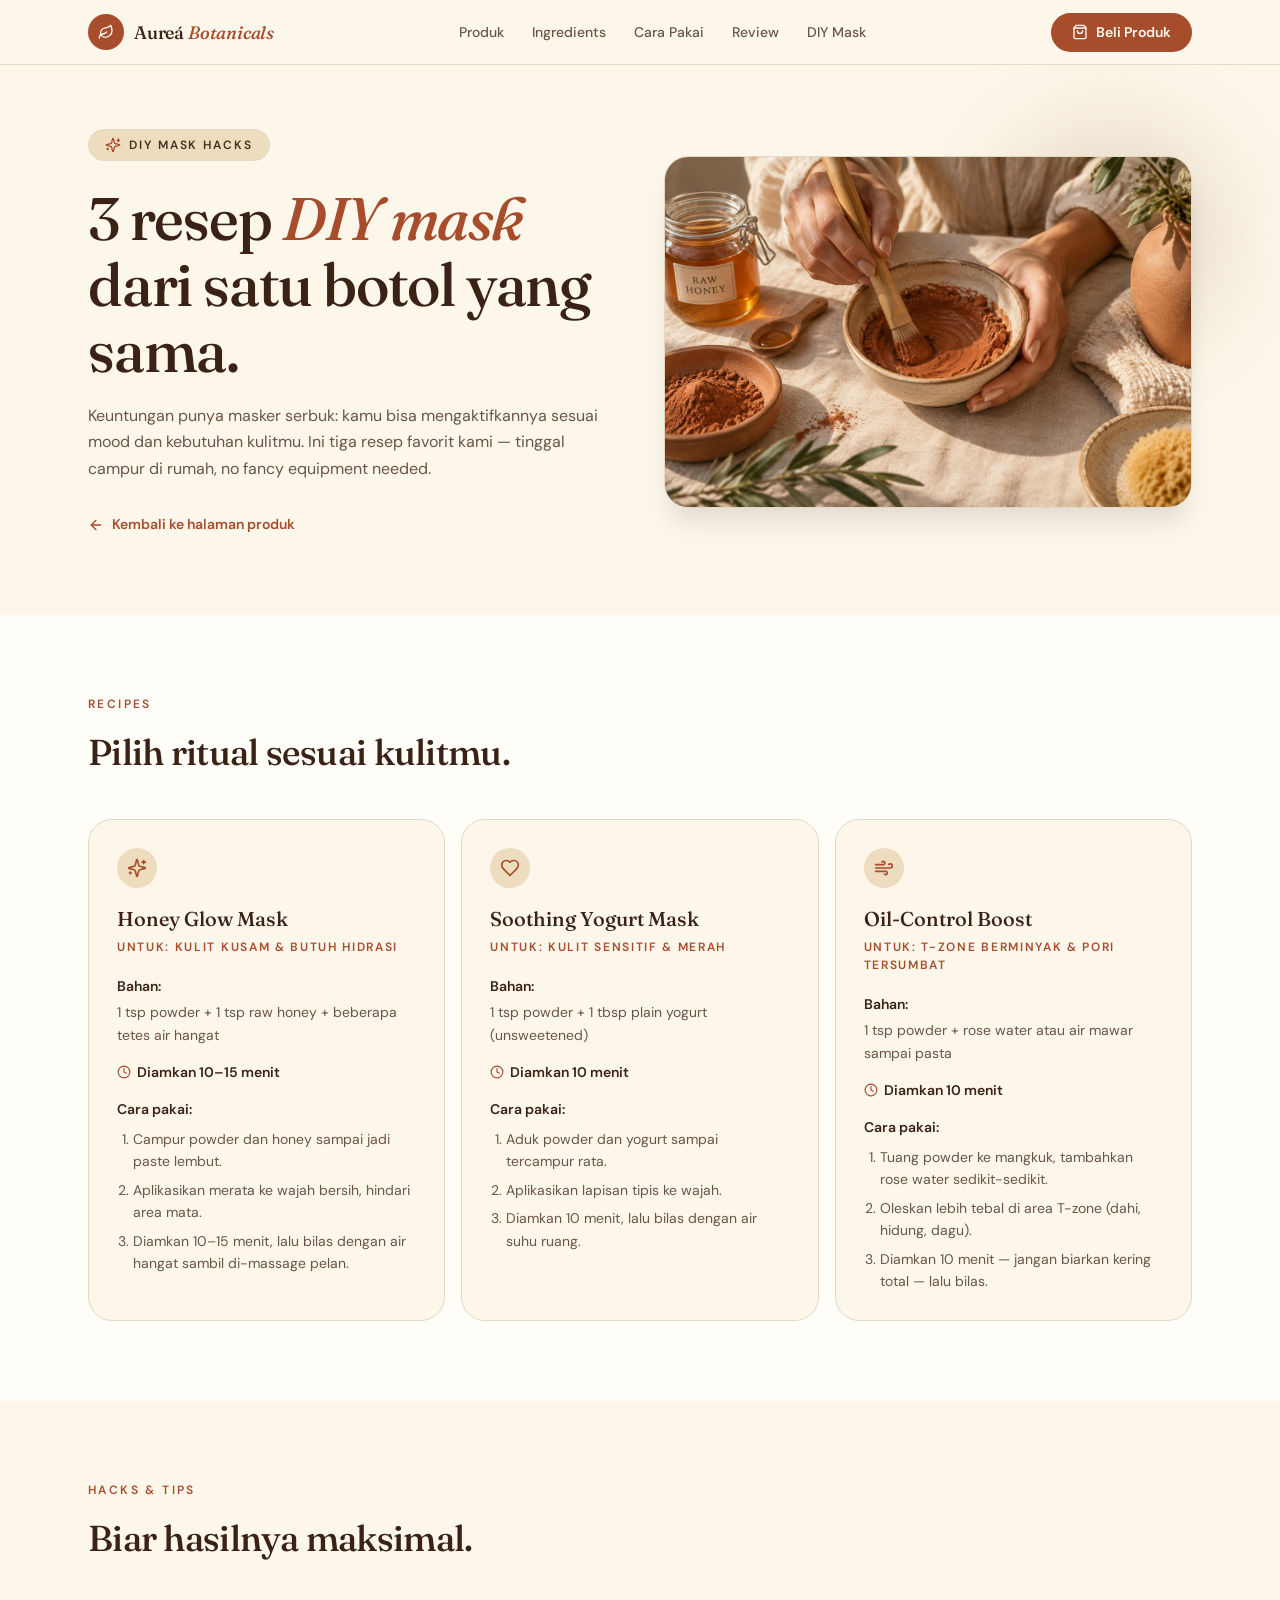
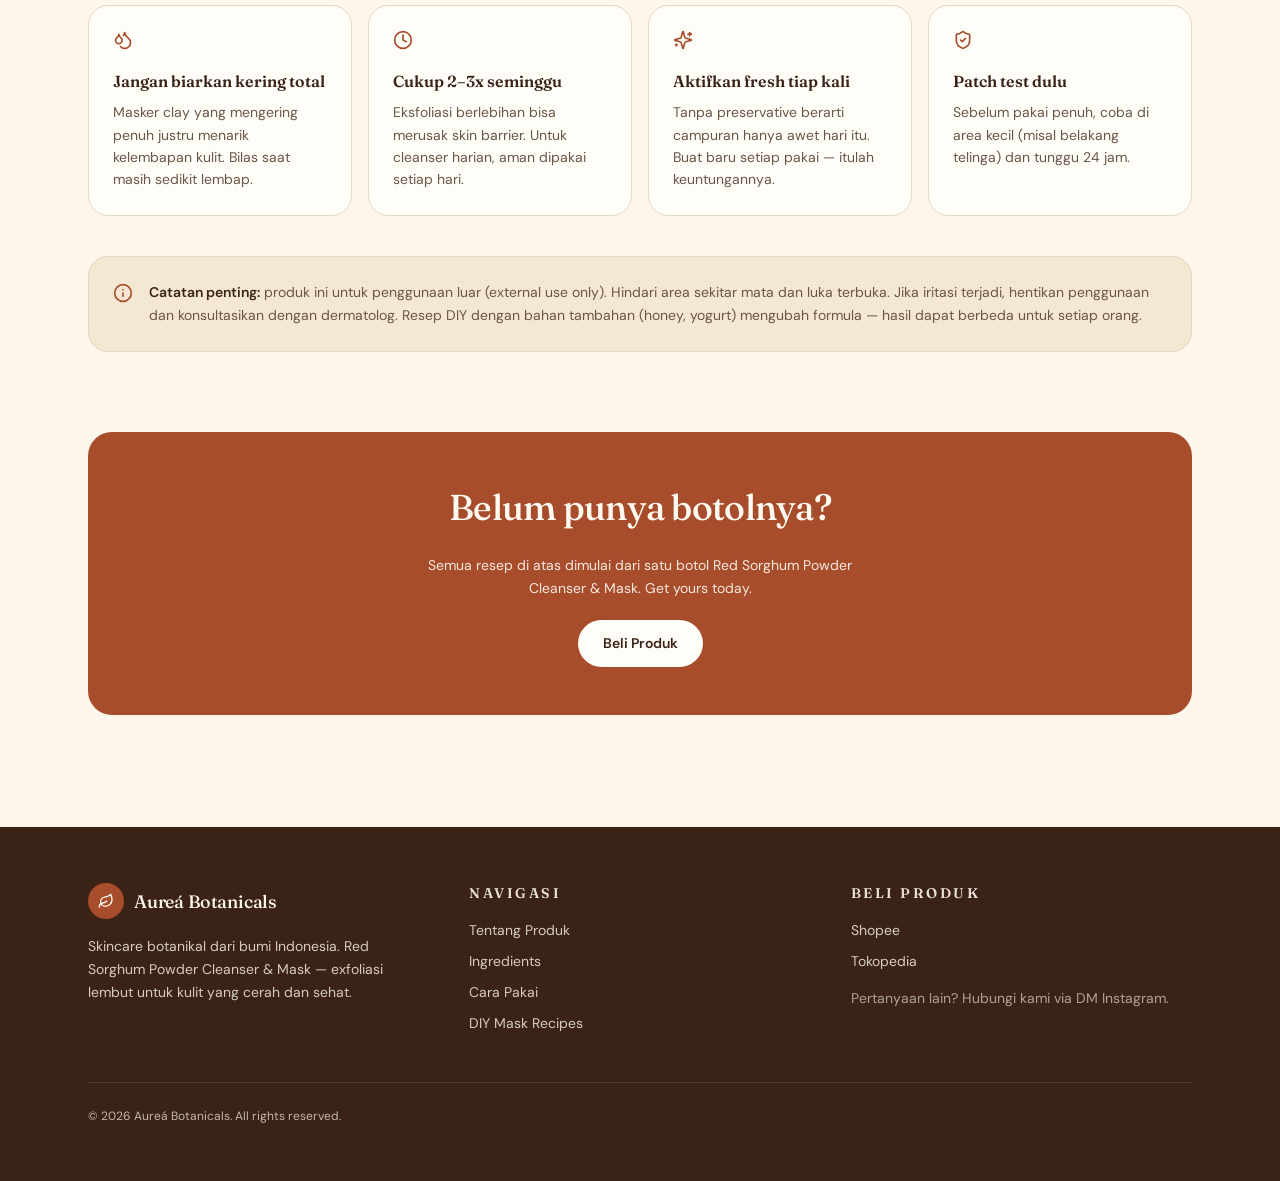
<file: diy.html>
<!DOCTYPE html>
<html lang="id">
<head>
  <meta charset="utf-8" />
  <meta name="viewport" content="width=device-width, initial-scale=1" />
  <title>DIY Mask Recipes — Aureá Botanicals</title>
  <meta name="description" content="3 resep DIY mask dari Aureá Botanicals Red Sorghum Powder Cleanser & Mask: honey glow mask, soothing yogurt mask, dan oil-control boost." />
  <meta name="author" content="Aureá Botanicals" />
  <meta property="og:title" content="DIY Mask Recipes — Aureá Botanicals" />
  <meta property="og:description" content="3 resep DIY mask dari Red Sorghum Powder Cleanser & Mask — campur dengan honey, yogurt, atau rose water." />
  <meta property="og:type" content="website" />
  <meta name="twitter:card" content="summary_large_image" />
  <link rel="icon" href="favicon.ico" type="image/x-icon" />
  <link rel="preconnect" href="https://fonts.googleapis.com" />
  <link rel="preconnect" href="https://fonts.gstatic.com" crossorigin />
  <link rel="stylesheet" href="https://fonts.googleapis.com/css2?family=DM+Sans:opsz,wght@9..40,400;9..40,500;9..40,600;9..40,700&family=Fraunces:ital,opsz,wght@0,9..144,400;0,9..144,500;0,9..144,600;1,9..144,400;1,9..144,500&display=swap" />
  <link rel="stylesheet" href="css/style.css" />
</head>
<body>

  <!-- SVG icon sprite -->
  <svg xmlns="http://www.w3.org/2000/svg" style="display:none" aria-hidden="true">
    <symbol id="i-leaf" viewBox="0 0 24 24" fill="none" stroke="currentColor" stroke-width="2" stroke-linecap="round" stroke-linejoin="round"><path d="M11 20A7 7 0 0 1 9.8 6.1C15.5 5 17 4.48 19 2c1 2 2 4.18 2 8 0 5.5-4.78 10-10 10Z"/><path d="M2 21c0-3 1.85-5.36 5.08-6C9.5 14.52 12 13 13 12"/></symbol>
    <symbol id="i-bag" viewBox="0 0 24 24" fill="none" stroke="currentColor" stroke-width="2" stroke-linecap="round" stroke-linejoin="round"><path d="M6 2 3 6v14a2 2 0 0 0 2 2h14a2 2 0 0 0 2-2V6l-3-4Z"/><path d="M3 6h18"/><path d="M16 10a4 4 0 0 1-8 0"/></symbol>
    <symbol id="i-arrow-left" viewBox="0 0 24 24" fill="none" stroke="currentColor" stroke-width="2" stroke-linecap="round" stroke-linejoin="round"><path d="m12 19-7-7 7-7"/><path d="M19 12H5"/></symbol>
    <symbol id="i-shield" viewBox="0 0 24 24" fill="none" stroke="currentColor" stroke-width="2" stroke-linecap="round" stroke-linejoin="round"><path d="M20 13c0 5-3.5 7.5-7.66 8.95a1 1 0 0 1-.67-.01C7.5 20.5 4 18 4 13V6a1 1 0 0 1 1-1c2 0 4.5-1.2 6.24-2.72a1 1 0 0 1 1.52 0C14.51 3.81 17 5 19 5a1 1 0 0 1 1 1z"/><path d="m9 12 2 2 4-4"/></symbol>
    <symbol id="i-droplets" viewBox="0 0 24 24" fill="none" stroke="currentColor" stroke-width="2" stroke-linecap="round" stroke-linejoin="round"><path d="M7 16.3c2.2 0 4-1.83 4-4.05 0-1.16-.57-2.26-1.71-3.19S7.29 6.75 7 5.3c-.29 1.45-1.14 2.84-2.29 3.76S3 11.1 3 12.25c0 2.22 1.8 4.05 4 4.05z"/><path d="M12.56 6.6A10.97 10.97 0 0 0 14 3.02c.5 2.5 2 4.9 4 6.5s3 3.5 3 5.5a6.98 6.98 0 0 1-11.91 4.97"/></symbol>
    <symbol id="i-sparkles" viewBox="0 0 24 24" fill="none" stroke="currentColor" stroke-width="2" stroke-linecap="round" stroke-linejoin="round"><path d="M9.937 15.5A2 2 0 0 0 8.5 14.063l-6.135-1.582a.5.5 0 0 1 0-.962L8.5 9.936A2 2 0 0 0 9.937 8.5l1.582-6.135a.5.5 0 0 1 .963 0L14.063 8.5A2 2 0 0 0 15.5 9.937l6.135 1.581a.5.5 0 0 1 0 .964L15.5 14.063a2 2 0 0 0-1.437 1.437l-1.582 6.135a.5.5 0 0 1-.963 0z"/><path d="M20 3v4"/><path d="M22 5h-4"/><path d="M4 17v2"/><path d="M5 18H3"/></symbol>
    <symbol id="i-clock" viewBox="0 0 24 24" fill="none" stroke="currentColor" stroke-width="2" stroke-linecap="round" stroke-linejoin="round"><circle cx="12" cy="12" r="10"/><polyline points="12 6 12 12 16 14"/></symbol>
    <symbol id="i-heart" viewBox="0 0 24 24" fill="none" stroke="currentColor" stroke-width="2" stroke-linecap="round" stroke-linejoin="round"><path d="M19 14c1.49-1.46 3-3.21 3-5.5A5.5 5.5 0 0 0 16.5 3c-1.76 0-3 .5-4.5 2-1.5-1.5-2.74-2-4.5-2A5.5 5.5 0 0 0 2 8.5c0 2.3 1.5 4.05 3 5.5l7 7Z"/></symbol>
    <symbol id="i-wind" viewBox="0 0 24 24" fill="none" stroke="currentColor" stroke-width="2" stroke-linecap="round" stroke-linejoin="round"><path d="M17.7 7.7a2.5 2.5 0 1 1 1.8 4.3H2"/><path d="M9.6 4.6A2 2 0 1 1 11 8H2"/><path d="M12.6 19.4A2 2 0 1 0 14 16H2"/></symbol>
    <symbol id="i-info" viewBox="0 0 24 24" fill="none" stroke="currentColor" stroke-width="2" stroke-linecap="round" stroke-linejoin="round"><circle cx="12" cy="12" r="10"/><path d="M12 16v-4"/><path d="M12 8h.01"/></symbol>
  </svg>

  <header class="site-header">
    <div class="wrap">
      <a href="index.html" class="brand">
        <span class="brand-badge"><svg class="icon" width="18" height="18"><use href="#i-leaf"/></svg></span>
        <span class="brand-name">Aureá <em>Botanicals</em></span>
      </a>
      <nav class="main-nav">
        <a href="index.html#produk">Produk</a>
        <a href="index.html#ingredients">Ingredients</a>
        <a href="index.html#cara-pakai">Cara Pakai</a>
        <a href="index.html#review">Review</a>
        <a href="diy.html">DIY Mask</a>
      </nav>
      <!-- TODO: ganti href dengan link official store asli -->
      <a href="index.html#beli" class="btn btn-primary header-cta">
        <svg class="icon"><use href="#i-bag"/></svg>
        Beli Produk
      </a>
    </div>
  </header>

  <main>
    <!-- HERO -->
    <section>
      <div class="wrap hero-grid" style="padding-block:4rem 5rem">
        <div>
          <span class="badge">
            <svg class="icon"><use href="#i-sparkles"/></svg>
            DIY Mask Hacks
          </span>
          <h1 class="h1">3 resep <em>DIY mask</em> dari satu botol yang sama.</h1>
          <p class="hero-sub">
            Keuntungan punya masker serbuk: kamu bisa mengaktifkannya sesuai mood dan
            kebutuhan kulitmu. Ini tiga resep favorit kami — tinggal campur di rumah,
            no fancy equipment needed.
          </p>
          <div class="hero-actions">
            <a href="index.html" class="back-link">
              <svg class="icon"><use href="#i-arrow-left"/></svg>
              Kembali ke halaman produk
            </a>
          </div>
        </div>
        <div class="hero-figure">
          <img src="assets/diy-mixing.jpg" alt="Mencampur powder mask di mangkuk keramik dengan brush bambu" loading="lazy" width="1536" height="1024" />
        </div>
      </div>
    </section>

    <!-- RECIPES -->
    <section class="section section-card">
      <div class="wrap">
        <p class="eyebrow">Recipes</p>
        <h2 class="h2">Pilih ritual sesuai kulitmu.</h2>
        <div class="recipe-grid">
          <article class="recipe-card">
            <span class="recipe-icon"><svg class="icon"><use href="#i-sparkles"/></svg></span>
            <h3>Honey Glow Mask</h3>
            <p class="recipe-for">Untuk: kulit kusam &amp; butuh hidrasi</p>
            <div class="recipe-body">
              <div>
                <p class="label">Bahan:</p>
                <p class="value">1 tsp powder + 1 tsp raw honey + beberapa tetes air hangat</p>
              </div>
              <div>
                <p class="label recipe-time"><svg class="icon"><use href="#i-clock"/></svg> Diamkan 10–15 menit</p>
              </div>
              <div>
                <p class="label">Cara pakai:</p>
                <ol class="recipe-steps">
                  <li>Campur powder dan honey sampai jadi paste lembut.</li>
                  <li>Aplikasikan merata ke wajah bersih, hindari area mata.</li>
                  <li>Diamkan 10–15 menit, lalu bilas dengan air hangat sambil di-massage pelan.</li>
                </ol>
              </div>
            </div>
          </article>
          <article class="recipe-card">
            <span class="recipe-icon"><svg class="icon"><use href="#i-heart"/></svg></span>
            <h3>Soothing Yogurt Mask</h3>
            <p class="recipe-for">Untuk: kulit sensitif &amp; merah</p>
            <div class="recipe-body">
              <div>
                <p class="label">Bahan:</p>
                <p class="value">1 tsp powder + 1 tbsp plain yogurt (unsweetened)</p>
              </div>
              <div>
                <p class="label recipe-time"><svg class="icon"><use href="#i-clock"/></svg> Diamkan 10 menit</p>
              </div>
              <div>
                <p class="label">Cara pakai:</p>
                <ol class="recipe-steps">
                  <li>Aduk powder dan yogurt sampai tercampur rata.</li>
                  <li>Aplikasikan lapisan tipis ke wajah.</li>
                  <li>Diamkan 10 menit, lalu bilas dengan air suhu ruang.</li>
                </ol>
              </div>
            </div>
          </article>
          <article class="recipe-card">
            <span class="recipe-icon"><svg class="icon"><use href="#i-wind"/></svg></span>
            <h3>Oil-Control Boost</h3>
            <p class="recipe-for">Untuk: T-zone berminyak &amp; pori tersumbat</p>
            <div class="recipe-body">
              <div>
                <p class="label">Bahan:</p>
                <p class="value">1 tsp powder + rose water atau air mawar sampai pasta</p>
              </div>
              <div>
                <p class="label recipe-time"><svg class="icon"><use href="#i-clock"/></svg> Diamkan 10 menit</p>
              </div>
              <div>
                <p class="label">Cara pakai:</p>
                <ol class="recipe-steps">
                  <li>Tuang powder ke mangkuk, tambahkan rose water sedikit-sedikit.</li>
                  <li>Oleskan lebih tebal di area T-zone (dahi, hidung, dagu).</li>
                  <li>Diamkan 10 menit — jangan biarkan kering total — lalu bilas.</li>
                </ol>
              </div>
            </div>
          </article>
        </div>
      </div>
    </section>

    <!-- TIPS -->
    <section class="section">
      <div class="wrap">
        <p class="eyebrow">Hacks &amp; Tips</p>
        <h2 class="h2">Biar hasilnya maksimal.</h2>
        <div class="tips-grid">
          <div class="tip-card">
            <svg class="icon"><use href="#i-droplets"/></svg>
            <h3>Jangan biarkan kering total</h3>
            <p>Masker clay yang mengering penuh justru menarik kelembapan kulit. Bilas saat masih sedikit lembap.</p>
          </div>
          <div class="tip-card">
            <svg class="icon"><use href="#i-clock"/></svg>
            <h3>Cukup 2–3x seminggu</h3>
            <p>Eksfoliasi berlebihan bisa merusak skin barrier. Untuk cleanser harian, aman dipakai setiap hari.</p>
          </div>
          <div class="tip-card">
            <svg class="icon"><use href="#i-sparkles"/></svg>
            <h3>Aktifkan fresh tiap kali</h3>
            <p>Tanpa preservative berarti campuran hanya awet hari itu. Buat baru setiap pakai — itulah keuntungannya.</p>
          </div>
          <div class="tip-card">
            <svg class="icon"><use href="#i-shield"/></svg>
            <h3>Patch test dulu</h3>
            <p>Sebelum pakai penuh, coba di area kecil (misal belakang telinga) dan tunggu 24 jam.</p>
          </div>
        </div>
        <div class="note-box">
          <svg class="icon"><use href="#i-info"/></svg>
          <p>
            <strong>Catatan penting:</strong> produk ini untuk penggunaan luar (external use only).
            Hindari area sekitar mata dan luka terbuka. Jika iritasi terjadi, hentikan penggunaan
            dan konsultasikan dengan dermatolog. Resep DIY dengan bahan tambahan (honey, yogurt)
            mengubah formula — hasil dapat berbeda untuk setiap orang.
          </p>
        </div>
      </div>
    </section>

    <!-- CTA -->
    <section style="padding-bottom:1rem">
      <div class="wrap">
        <div class="cta-box">
          <h2>Belum punya botolnya?</h2>
          <p>Semua resep di atas dimulai dari satu botol Red Sorghum Powder Cleanser &amp; Mask. Get yours today.</p>
          <a href="index.html#beli" class="btn">Beli Produk</a>
        </div>
      </div>
    </section>
  </main>

  <footer class="site-footer">
    <div class="wrap">
      <div class="footer-grid">
        <div class="footer-col">
          <div class="brand">
            <span class="brand-badge"><svg class="icon" width="18" height="18"><use href="#i-leaf"/></svg></span>
            <span class="brand-name">Aureá Botanicals</span>
          </div>
          <p class="footer-about">
            Skincare botanikal dari bumi Indonesia. Red Sorghum Powder Cleanser &amp; Mask —
            exfoliasi lembut untuk kulit yang cerah dan sehat.
          </p>
        </div>
        <div class="footer-col">
          <p class="footer-title">Navigasi</p>
          <ul class="footer-links">
            <li><a href="index.html#produk">Tentang Produk</a></li>
            <li><a href="index.html#ingredients">Ingredients</a></li>
            <li><a href="index.html#cara-pakai">Cara Pakai</a></li>
            <li><a href="diy.html">DIY Mask Recipes</a></li>
          </ul>
        </div>
        <div class="footer-col">
          <p class="footer-title">Beli Produk</p>
          <ul class="footer-links">
            <li><a href="index.html#beli">Shopee</a></li>
            <li><a href="index.html#beli">Tokopedia</a></li>
          </ul>
          <p class="footer-note">Pertanyaan lain? Hubungi kami via DM Instagram.</p>
        </div>
      </div>
      <div class="footer-bottom">© 2026 Aureá Botanicals. All rights reserved.</div>
    </div>
  </footer>

</body>
</html>
</file>
<file: css/style.css>
/* ============================================================
   Aureá Botanicals — static site stylesheet
   Earthy Warm design system (mirrors src/styles.css tokens)
   ============================================================ */

:root {
  --radius: 0.75rem;
  --background: oklch(0.975 0.016 85);
  --foreground: oklch(0.28 0.042 45);
  --card: oklch(0.995 0.008 85);
  --primary: oklch(0.53 0.128 40);
  --primary-foreground: oklch(0.985 0.012 85);
  --secondary: oklch(0.9 0.045 82);
  --secondary-foreground: oklch(0.33 0.05 45);
  --muted-foreground: oklch(0.47 0.035 60);
  --accent: oklch(0.71 0.075 78);
  --border: oklch(0.885 0.03 82);
  --font-sans: "DM Sans", ui-sans-serif, system-ui, sans-serif;
  --font-display: "Fraunces", Georgia, "Times New Roman", serif;
}

* {
  margin: 0;
  padding: 0;
  box-sizing: border-box;
  border-color: var(--border);
}

html {
  scroll-behavior: smooth;
}

body {
  background-color: var(--background);
  color: var(--foreground);
  font-family: var(--font-sans);
  line-height: 1.5;
  -webkit-font-smoothing: antialiased;
}

::selection {
  background-color: var(--primary);
  color: var(--primary-foreground);
}

img {
  display: block;
  max-width: 100%;
  height: auto;
}

a {
  color: inherit;
  text-decoration: none;
}

ul,
ol {
  list-style: none;
}

.icon {
  width: 1rem;
  height: 1rem;
  flex-shrink: 0;
}

/* ---------- Layout ---------- */

.wrap {
  max-width: 72rem;
  margin-inline: auto;
  padding-inline: 1.5rem;
}

.section {
  padding-block: 5rem;
  scroll-margin-top: 5rem;
}

.section-card {
  background-color: var(--card);
}

.eyebrow {
  font-size: 0.75rem;
  font-weight: 600;
  text-transform: uppercase;
  letter-spacing: 0.2em;
  color: var(--primary);
}

.h2 {
  margin-top: 0.75rem;
  font-family: var(--font-display);
  font-size: clamp(1.875rem, 4vw, 2.25rem);
  font-weight: 500;
  letter-spacing: -0.02em;
  max-width: 42rem;
}

.lead {
  margin-top: 1rem;
  max-width: 42rem;
  color: var(--muted-foreground);
  line-height: 1.65;
}

/* ---------- Header ---------- */

.site-header {
  position: sticky;
  top: 0;
  z-index: 50;
  border-bottom: 1px solid var(--border);
  background: color-mix(in srgb, var(--background) 88%, transparent);
  backdrop-filter: blur(10px);
}

.site-header .wrap {
  display: flex;
  align-items: center;
  justify-content: space-between;
  height: 4rem;
}

.brand {
  display: flex;
  align-items: center;
  gap: 0.625rem;
}

.brand-badge {
  display: flex;
  align-items: center;
  justify-content: center;
  width: 2.25rem;
  height: 2.25rem;
  border-radius: 9999px;
  background: var(--primary);
  color: var(--primary-foreground);
}

.brand-name {
  font-family: var(--font-display);
  font-size: 1.125rem;
  font-weight: 500;
  letter-spacing: -0.01em;
}

.brand-name em {
  color: var(--primary);
}

.main-nav {
  display: none;
  align-items: center;
  gap: 1.75rem;
}

.main-nav a {
  font-size: 0.875rem;
  font-weight: 500;
  color: var(--muted-foreground);
  transition: color 0.2s;
}

.main-nav a:hover {
  color: var(--foreground);
}

/* ---------- Buttons ---------- */

.btn {
  display: inline-flex;
  align-items: center;
  gap: 0.5rem;
  border-radius: 9999px;
  padding: 0.625rem 1.25rem;
  font-size: 0.875rem;
  font-weight: 600;
  transition: background-color 0.2s, color 0.2s;
  cursor: pointer;
  border: 1px solid transparent;
}

.btn-primary {
  background: var(--primary);
  color: var(--primary-foreground);
}

.btn-primary:hover {
  background: color-mix(in srgb, var(--primary) 88%, black);
}

.btn-outline {
  background: var(--card);
  border-color: var(--border);
  color: var(--foreground);
}

.btn-outline:hover {
  background: var(--accent);
}

.header-cta {
  padding: 0.5rem 1rem;
}

@media (min-width: 768px) {
  .main-nav {
    display: flex;
  }
  .header-cta {
    padding: 0.5rem 1.25rem;
  }
}

/* ---------- Hero ---------- */

.hero-grid {
  display: grid;
  gap: 3rem;
  align-items: center;
  padding-block: 4rem 5rem;
}

.badge {
  display: inline-flex;
  align-items: center;
  gap: 0.5rem;
  border: 1px solid var(--border);
  background: var(--secondary);
  color: var(--secondary-foreground);
  border-radius: 9999px;
  padding: 0.375rem 1rem;
  font-size: 0.75rem;
  font-weight: 600;
  text-transform: uppercase;
  letter-spacing: 0.16em;
}

.badge .icon {
  color: var(--primary);
}

.h1 {
  margin-top: 1.5rem;
  font-family: var(--font-display);
  font-size: clamp(2.25rem, 6vw, 3.75rem);
  font-weight: 500;
  line-height: 1.1;
  letter-spacing: -0.02em;
}

.h1 em {
  font-style: italic;
  color: var(--primary);
}

.hero-sub {
  margin-top: 1.25rem;
  max-width: 32rem;
  color: var(--muted-foreground);
  line-height: 1.65;
}

.hero-actions {
  margin-top: 2rem;
  display: flex;
  flex-wrap: wrap;
  gap: 0.75rem;
}

.hero-actions .btn {
  padding: 0.75rem 1.5rem;
}

.hero-perks {
  margin-top: 2.5rem;
  display: flex;
  flex-wrap: wrap;
  gap: 0.75rem 1.75rem;
  font-size: 0.875rem;
  color: var(--muted-foreground);
}

.hero-perks span {
  display: inline-flex;
  align-items: center;
  gap: 0.5rem;
}

.hero-perks .icon {
  color: var(--primary);
}

.hero-figure {
  position: relative;
}

.hero-figure::before {
  content: "";
  position: absolute;
  top: -2rem;
  right: -2rem;
  width: 14rem;
  height: 14rem;
  border-radius: 9999px;
  background: color-mix(in srgb, var(--accent) 30%, transparent);
  filter: blur(48px);
}

.hero-figure img {
  position: relative;
  border-radius: calc(var(--radius) + 12px);
  border: 1px solid var(--border);
  box-shadow: 0 20px 25px -5px rgb(0 0 0 / 0.1);
  object-fit: cover;
}

@media (min-width: 1024px) {
  .hero-grid {
    grid-template-columns: 1fr 1fr;
    padding-block: 6rem 7rem;
  }
}

/* ---------- About + stats ---------- */

.about-grid {
  margin-top: 2.5rem;
  display: grid;
  gap: 2.5rem;
}

.about-copy p + p {
  margin-top: 1rem;
}

.about-copy p,
.about-copy li {
  color: var(--muted-foreground);
  line-height: 1.65;
}

.about-copy strong {
  color: var(--foreground);
  font-weight: 600;
}

.check-list {
  margin-top: 1.75rem;
  display: grid;
  gap: 0.75rem;
}

.check-list li {
  display: flex;
  align-items: flex-start;
  gap: 0.75rem;
  font-size: 0.875rem;
  line-height: 1.6;
}

.check-list .icon {
  margin-top: 0.15rem;
  color: var(--primary);
}

.stats-grid {
  display: grid;
  grid-template-columns: 1fr 1fr;
  gap: 1rem;
  align-self: start;
}

.stat-card {
  border: 1px solid var(--border);
  background: color-mix(in srgb, var(--secondary) 50%, transparent);
  border-radius: calc(var(--radius) + 8px);
  padding: 1.5rem;
}

.stat-value {
  font-family: var(--font-display);
  font-size: 1.875rem;
  font-weight: 500;
  color: var(--primary);
}

.stat-label {
  margin-top: 0.375rem;
  font-size: 0.875rem;
  color: var(--muted-foreground);
}

@media (min-width: 1024px) {
  .about-grid {
    grid-template-columns: 1fr 1fr;
  }
}

/* ---------- Ingredients overview ---------- */

.ing-grid {
  margin-top: 2.5rem;
  display: grid;
  gap: 2.5rem;
  align-items: start;
}

.ing-grid > img {
  border-radius: calc(var(--radius) + 12px);
  border: 1px solid var(--border);
  box-shadow: 0 10px 15px -3px rgb(0 0 0 / 0.1);
  object-fit: cover;
}

.ing-cards {
  display: grid;
  gap: 1rem;
}

.ing-card {
  border: 1px solid var(--border);
  background: var(--card);
  border-radius: calc(var(--radius) + 8px);
  padding: 1.5rem;
  transition: box-shadow 0.2s;
}

.ing-card:hover {
  box-shadow: 0 4px 6px -1px rgb(0 0 0 / 0.1);
}

.ing-role {
  font-size: 0.75rem;
  font-weight: 600;
  text-transform: uppercase;
  letter-spacing: 0.14em;
  color: var(--primary);
}

.ing-card h3 {
  margin-top: 0.5rem;
  font-family: var(--font-display);
  font-size: 1.125rem;
  font-weight: 500;
}

.ing-card p {
  margin-top: 0.5rem;
  font-size: 0.875rem;
  line-height: 1.6;
  color: var(--muted-foreground);
}

@media (min-width: 640px) {
  .ing-cards {
    grid-template-columns: 1fr 1fr;
  }
}

@media (min-width: 1024px) {
  .ing-grid {
    grid-template-columns: 2fr 3fr;
  }
}

/* ---------- Ingredients explained (accordion) ---------- */

.acc-list {
  margin-top: 2.5rem;
  display: grid;
  gap: 1rem;
}

.acc {
  border: 1px solid var(--border);
  background: var(--background);
  border-radius: calc(var(--radius) + 8px);
  padding: 1.25rem 1.5rem;
}

.acc summary {
  display: flex;
  align-items: center;
  justify-content: space-between;
  gap: 1rem;
  cursor: pointer;
  list-style: none;
}

.acc summary::-webkit-details-marker {
  display: none;
}

.acc-plus {
  display: flex;
  align-items: center;
  justify-content: center;
  width: 2rem;
  height: 2rem;
  flex-shrink: 0;
  border-radius: 9999px;
  border: 1px solid var(--border);
  color: var(--muted-foreground);
  transition: transform 0.2s;
}

.acc[open] .acc-plus {
  transform: rotate(45deg);
}

.acc h3 {
  margin-top: 0.25rem;
  font-family: var(--font-display);
  font-size: 1.125rem;
  font-weight: 500;
}

.acc-body {
  margin-top: 1rem;
  font-size: 0.875rem;
  line-height: 1.65;
  color: var(--muted-foreground);
}

.acc-body strong {
  color: var(--foreground);
  font-weight: 500;
}

.acc-note {
  margin-top: 1.5rem;
  font-size: 0.75rem;
  line-height: 1.6;
  color: var(--muted-foreground);
}

/* ---------- How to use ---------- */

.steps-grid {
  margin-top: 2.5rem;
  display: grid;
  gap: 1rem;
}

.step-card {
  border: 1px solid var(--border);
  background: var(--card);
  border-radius: calc(var(--radius) + 12px);
  padding: 2rem;
}

.step-num {
  font-family: var(--font-display);
  font-size: 2.25rem;
  font-weight: 500;
  color: var(--accent);
}

.step-card h3 {
  margin-top: 1rem;
  font-family: var(--font-display);
  font-size: 1.25rem;
  font-weight: 500;
}

.step-card p {
  margin-top: 0.5rem;
  font-size: 0.875rem;
  line-height: 1.6;
  color: var(--muted-foreground);
}

@media (min-width: 768px) {
  .steps-grid {
    grid-template-columns: repeat(3, 1fr);
  }
}

/* ---------- Buy section ---------- */

.buy-box {
  border: 1px solid var(--border);
  background: color-mix(in srgb, var(--secondary) 60%, transparent);
  border-radius: calc(var(--radius) + 12px);
  padding: 2rem;
}

.buy-grid {
  display: grid;
  gap: 2.5rem;
  align-items: center;
}

.buy-actions {
  margin-top: 2rem;
  display: flex;
  flex-wrap: wrap;
  gap: 0.75rem;
}

.buy-actions .btn {
  padding: 0.75rem 1.5rem;
}

.btn-secondary {
  background: var(--card);
  border-color: color-mix(in srgb, var(--primary) 40%, transparent);
  color: var(--foreground);
}

.btn-secondary:hover {
  background: color-mix(in srgb, var(--accent) 40%, transparent);
}

.benefits-grid {
  display: grid;
  grid-template-columns: 1fr 1fr;
  gap: 1rem;
}

.benefit-card {
  border: 1px solid var(--border);
  background: var(--card);
  border-radius: calc(var(--radius) + 8px);
  padding: 1.25rem;
}

.benefit-card .icon {
  color: var(--primary);
  width: 1.25rem;
  height: 1.25rem;
}

.benefit-card p {
  margin-top: 0.75rem;
  font-size: 0.875rem;
  line-height: 1.6;
}

@media (min-width: 1024px) {
  .buy-box {
    padding: 3rem;
  }
  .buy-grid {
    grid-template-columns: 1fr 1fr;
  }
}

/* ---------- Testimonials ---------- */

.testi-grid {
  margin-top: 2.5rem;
  display: grid;
  gap: 1rem;
}

.testi-card {
  display: flex;
  flex-direction: column;
  border: 1px solid var(--border);
  background: var(--background);
  border-radius: calc(var(--radius) + 12px);
  padding: 1.75rem;
}

.stars {
  display: flex;
  gap: 0.25rem;
  color: var(--primary);
}

.testi-card blockquote {
  margin-top: 1rem;
  flex: 1;
  font-size: 0.875rem;
  line-height: 1.65;
  color: var(--muted-foreground);
}

.testi-meta {
  margin-top: 1.5rem;
  display: flex;
  align-items: center;
  gap: 0.75rem;
}

.avatar {
  display: flex;
  align-items: center;
  justify-content: center;
  width: 2.5rem;
  height: 2.5rem;
  border-radius: 9999px;
  background: var(--secondary);
  color: var(--secondary-foreground);
  font-family: var(--font-display);
  font-size: 0.875rem;
  font-weight: 600;
}

.testi-meta .name {
  font-size: 0.875rem;
  font-weight: 600;
}

.testi-meta .tag {
  font-size: 0.75rem;
  color: var(--muted-foreground);
}

@media (min-width: 768px) {
  .testi-grid {
    grid-template-columns: repeat(3, 1fr);
  }
}

/* ---------- DIY page ---------- */

.recipe-grid {
  margin-top: 2.5rem;
  display: grid;
  gap: 1rem;
}

.recipe-card {
  display: flex;
  flex-direction: column;
  border: 1px solid var(--border);
  background: var(--background);
  border-radius: calc(var(--radius) + 12px);
  padding: 1.75rem;
}

.recipe-icon {
  display: flex;
  align-items: center;
  justify-content: center;
  width: 2.5rem;
  height: 2.5rem;
  border-radius: 9999px;
  background: var(--secondary);
}

.recipe-icon .icon {
  color: var(--primary);
  width: 1.25rem;
  height: 1.25rem;
}

.recipe-card h3 {
  margin-top: 1rem;
  font-family: var(--font-display);
  font-size: 1.25rem;
  font-weight: 500;
}

.recipe-for {
  margin-top: 0.25rem;
  font-size: 0.75rem;
  font-weight: 600;
  text-transform: uppercase;
  letter-spacing: 0.14em;
  color: var(--primary);
}

.recipe-body {
  margin-top: 1.25rem;
  display: grid;
  gap: 1rem;
  font-size: 0.875rem;
}

.recipe-body .label {
  font-weight: 600;
}

.recipe-body .value {
  margin-top: 0.25rem;
  line-height: 1.6;
  color: var(--muted-foreground);
}

.recipe-time {
  display: flex;
  align-items: center;
  gap: 0.375rem;
  font-weight: 600;
}

.recipe-time .icon {
  color: var(--primary);
  width: 0.875rem;
  height: 0.875rem;
}

.recipe-steps {
  margin-top: 0.5rem;
  padding-left: 1rem;
  list-style: decimal;
  display: grid;
  gap: 0.375rem;
  line-height: 1.6;
  color: var(--muted-foreground);
}

@media (min-width: 768px) {
  .recipe-grid {
    grid-template-columns: repeat(3, 1fr);
  }
}

.tips-grid {
  margin-top: 2.5rem;
  display: grid;
  gap: 1rem;
}

.tip-card {
  border: 1px solid var(--border);
  background: var(--card);
  border-radius: calc(var(--radius) + 8px);
  padding: 1.5rem;
}

.tip-card .icon {
  color: var(--primary);
  width: 1.25rem;
  height: 1.25rem;
}

.tip-card h3 {
  margin-top: 0.75rem;
  font-family: var(--font-display);
  font-size: 1rem;
  font-weight: 600;
}

.tip-card p {
  margin-top: 0.5rem;
  font-size: 0.875rem;
  line-height: 1.6;
  color: var(--muted-foreground);
}

@media (min-width: 640px) {
  .tips-grid {
    grid-template-columns: 1fr 1fr;
  }
}

@media (min-width: 1024px) {
  .tips-grid {
    grid-template-columns: repeat(4, 1fr);
  }
}

.note-box {
  margin-top: 2.5rem;
  display: flex;
  align-items: flex-start;
  gap: 1rem;
  border: 1px solid var(--border);
  background: color-mix(in srgb, var(--secondary) 50%, transparent);
  border-radius: calc(var(--radius) + 8px);
  padding: 1.5rem;
}

.note-box .icon {
  margin-top: 0.15rem;
  color: var(--primary);
  width: 1.25rem;
  height: 1.25rem;
}

.note-box p {
  font-size: 0.875rem;
  line-height: 1.65;
  color: var(--muted-foreground);
}

.note-box strong {
  color: var(--foreground);
  font-weight: 600;
}

.cta-box {
  display: flex;
  flex-direction: column;
  align-items: center;
  gap: 1.25rem;
  border-radius: calc(var(--radius) + 12px);
  background: var(--primary);
  color: var(--primary-foreground);
  padding: 3rem 2rem;
  text-align: center;
}

.cta-box h2 {
  font-family: var(--font-display);
  font-size: clamp(1.875rem, 4vw, 2.25rem);
  font-weight: 500;
  letter-spacing: -0.02em;
}

.cta-box p {
  max-width: 28rem;
  font-size: 0.875rem;
  line-height: 1.65;
  opacity: 0.9;
}

.cta-box .btn {
  background: var(--card);
  color: var(--foreground);
  padding: 0.75rem 1.5rem;
}

.cta-box .btn:hover {
  background: var(--accent);
}

/* ---------- Footer ---------- */

.site-footer {
  margin-top: 6rem;
  background: var(--foreground);
  color: var(--background);
}

.site-footer .wrap {
  padding-block: 3.5rem;
}

.footer-grid {
  display: grid;
  gap: 2.5rem;
}

.footer-col p,
.footer-col a,
.footer-col li {
  font-size: 0.875rem;
}

.footer-about {
  margin-top: 1rem;
  max-width: 20rem;
  line-height: 1.65;
  opacity: 0.8;
}

.footer-title {
  font-family: var(--font-display);
  font-size: 0.875rem;
  font-weight: 600;
  text-transform: uppercase;
  letter-spacing: 0.18em;
  opacity: 0.9;
}

.footer-links {
  margin-top: 1rem;
  display: grid;
  gap: 0.625rem;
}

.footer-links a {
  opacity: 0.8;
  transition: opacity 0.2s;
}

.footer-links a:hover {
  opacity: 1;
}

.footer-note {
  margin-top: 1rem;
  font-size: 0.75rem;
  opacity: 0.6;
}

.footer-bottom {
  margin-top: 3rem;
  padding-top: 1.5rem;
  border-top: 1px solid color-mix(in srgb, var(--background) 15%, transparent);
  font-size: 0.75rem;
  opacity: 0.7;
}

@media (min-width: 768px) {
  .footer-grid {
    grid-template-columns: repeat(3, 1fr);
  }
}

/* ---------- Misc ---------- */

.back-link {
  display: inline-flex;
  align-items: center;
  gap: 0.5rem;
  font-size: 0.875rem;
  font-weight: 600;
  color: var(--primary);
}

.back-link:hover {
  text-decoration: underline;
}
</file>
